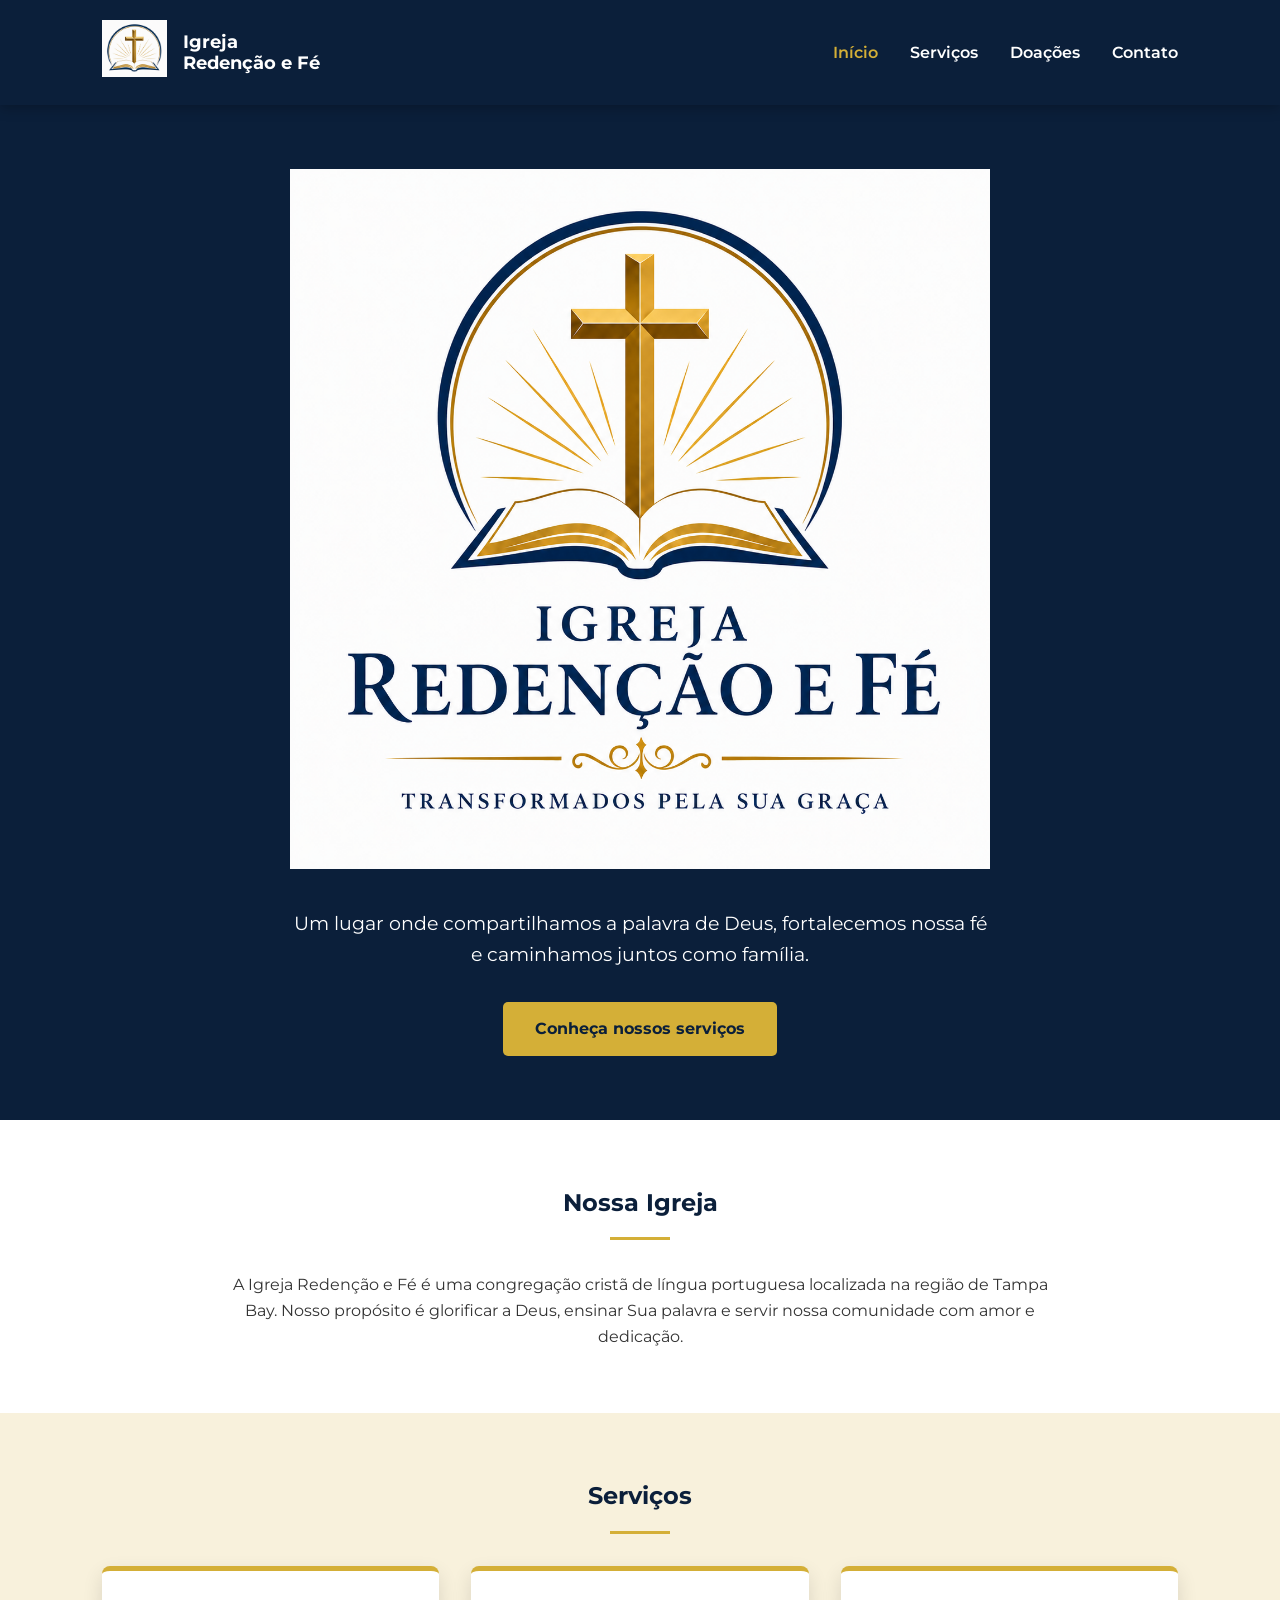
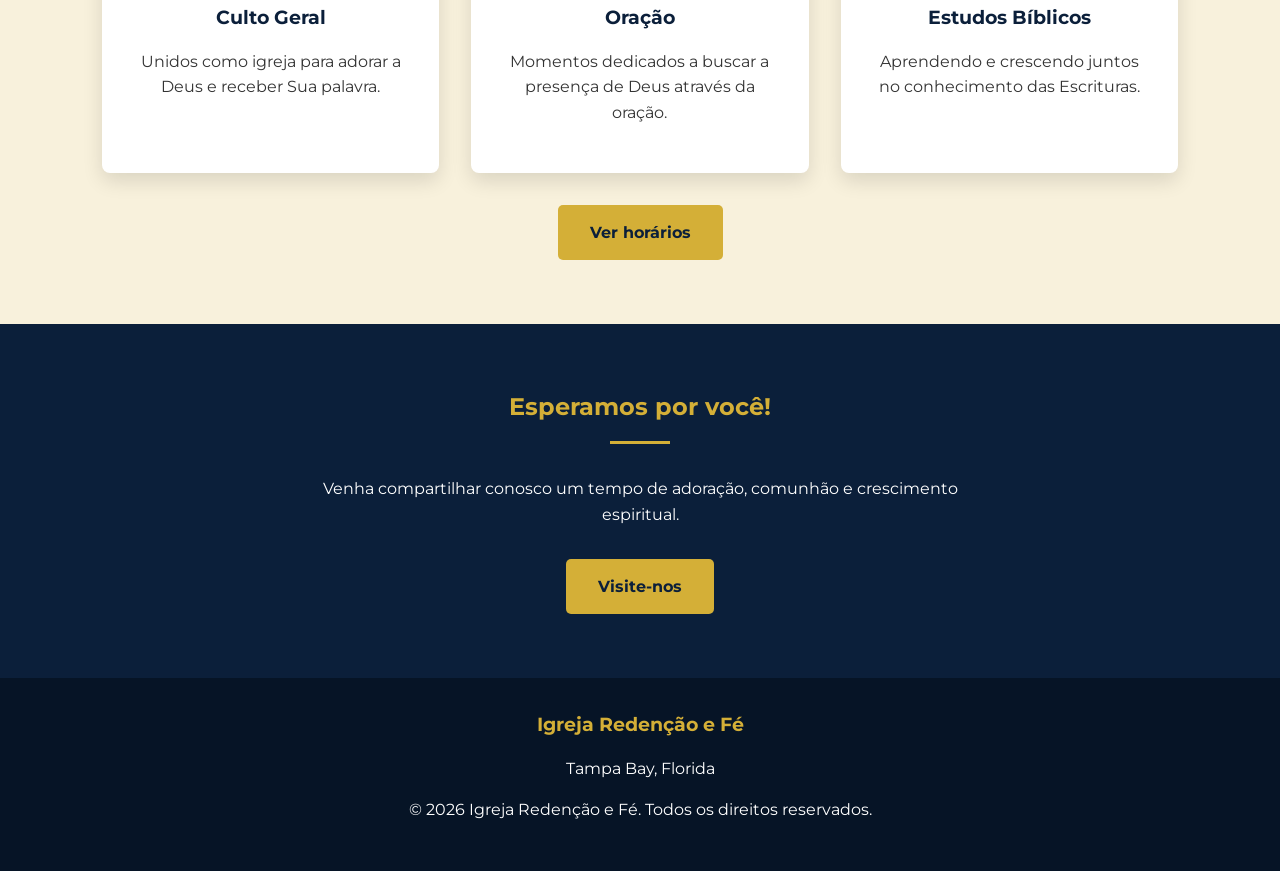
<file: frontend/index.html>
<!doctype html>
<html lang="pt-BR">
  <head>
    <meta charset="UTF-8" />
    <meta name="viewport" content="width=device-width, initial-scale=1.0" />

    <title>Igreja Redenção e Fé</title>

    <meta
      name="description"
      content="Igreja Redenção e Fé - Uma igreja de língua portuguesa em Tampa Bay dedicada a compartilhar o amor de Deus e Sua palavra."
    />

    <meta name="theme-color" content="#0b1f3a" />

    <link rel="icon" type="image/x-icon" href="images/favicon.ico" />

    <link rel="stylesheet" href="style.css" />

    <link rel="preconnect" href="https://fonts.googleapis.com" />
    <link rel="preconnect" href="https://fonts.gstatic.com" crossorigin />
    <link
      href="https://fonts.googleapis.com/css2?family=Montserrat:wght@400;500;600;700&display=swap"
      rel="stylesheet"
    />
  </head>

  <body>
    <header>
      <nav class="navbar">
        <div class="brand">
          <a href="index.html">
            <img
              src="images/ryf-logo.png"
              alt="Logo Igreja Redenção e Fé"
              loading="lazy"
            />
          </a>

          <a href="index.html" class="brand-name">
            Igreja<br />
            Redenção e Fé
          </a>
        </div>

        <button
          class="menu-toggle"
          id="menu-toggle"
          aria-label="Abrir menu"
          aria-expanded="false"
        >
          ☰
        </button>

        <ul class="nav-links" id="nav-links">
          <li>
            <a href="index.html" class="active">Início</a>
          </li>

          <li>
            <a href="services.html">Serviços</a>
          </li>

          <li>
            <a href="donations.html">Doações</a>
          </li>

          <li>
            <a href="contact.html">Contato</a>
          </li>
        </ul>
      </nav>
    </header>

    <main>
      <section class="hero">
        <div class="hero-content">
          <img
            src="images/ryf-presentation.png"
            alt="Igreja Redenção e Fé"
            class="hero-image"
            loading="eager"
          />

          <p>
            Um lugar onde compartilhamos a palavra de Deus, fortalecemos nossa
            fé e caminhamos juntos como família.
          </p>

          <a href="services.html" class="btn"> Conheça nossos serviços </a>
        </div>
      </section>

      <section class="about">
        <h2>Nossa Igreja</h2>

        <p>
          A Igreja Redenção e Fé é uma congregação cristã de língua portuguesa
          localizada na região de Tampa Bay. Nosso propósito é glorificar a
          Deus, ensinar Sua palavra e servir nossa comunidade com amor e
          dedicação.
        </p>
      </section>

      <section class="services-preview">
        <h2>Serviços</h2>

        <div class="service-cards">
          <div class="card">
            <h3>Culto Geral</h3>

            <p>Unidos como igreja para adorar a Deus e receber Sua palavra.</p>
          </div>

          <div class="card">
            <h3>Oração</h3>

            <p>
              Momentos dedicados a buscar a presença de Deus através da oração.
            </p>
          </div>

          <div class="card">
            <h3>Estudos Bíblicos</h3>

            <p>Aprendendo e crescendo juntos no conhecimento das Escrituras.</p>
          </div>
        </div>

        <a href="services.html" class="btn secondary-btn"> Ver horários </a>
      </section>

      <section class="cta">
        <h2>Esperamos por você!</h2>

        <p>
          Venha compartilhar conosco um tempo de adoração, comunhão e
          crescimento espiritual.
        </p>

        <a href="contact.html" class="btn"> Visite-nos </a>
      </section>
    </main>

    <footer>
      <div class="footer-content">
        <h3>Igreja Redenção e Fé</h3>

        <p>Tampa Bay, Florida</p>

        <p>© 2026 Igreja Redenção e Fé. Todos os direitos reservados.</p>
      </div>
    </footer>

    <script src="main.js"></script>
  </body>
</html>
</file>
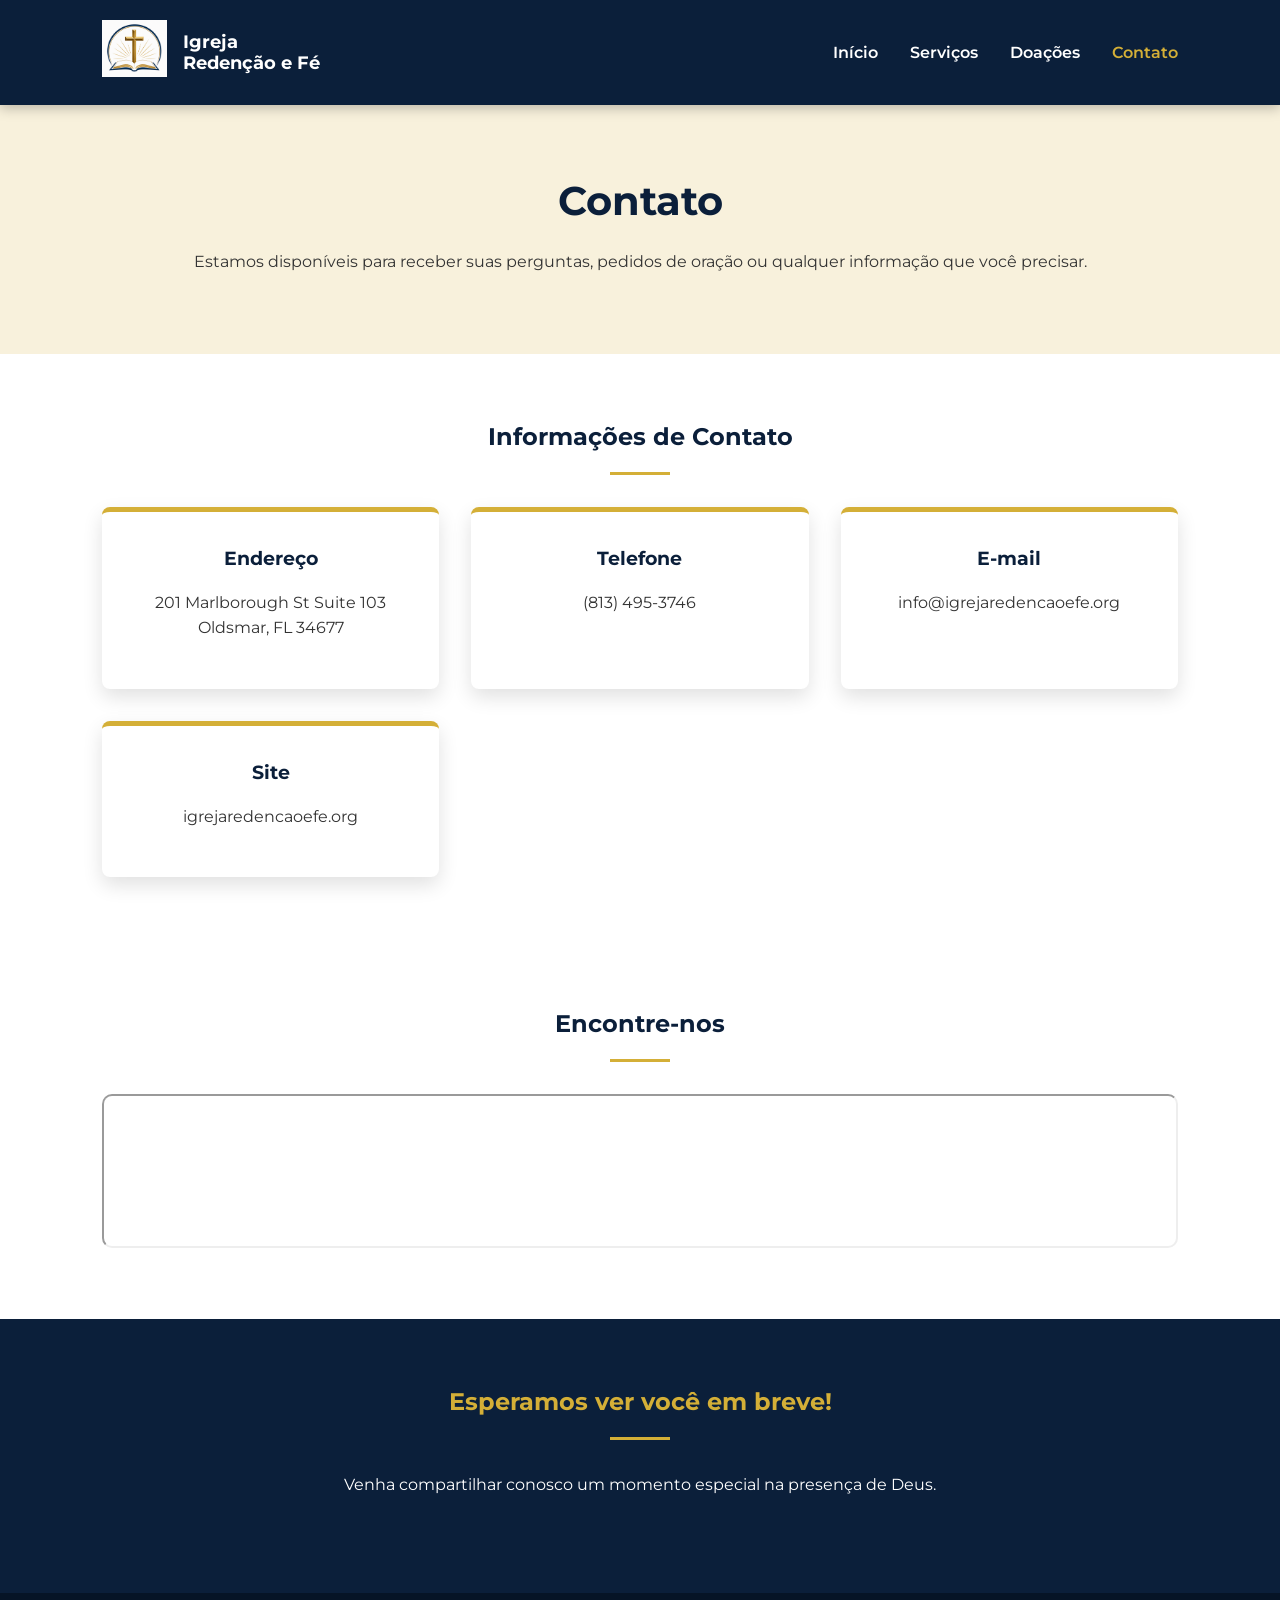
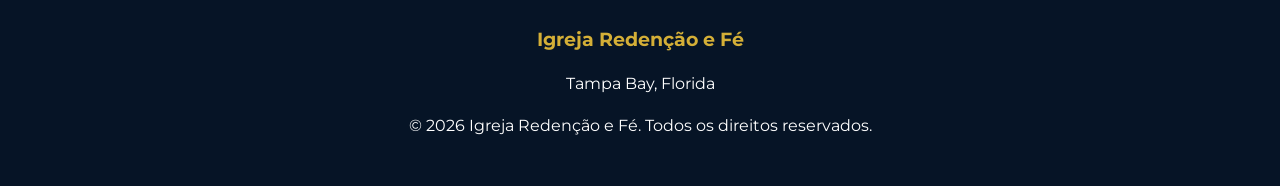
<file: frontend/contact.html>
<!doctype html>
<html lang="pt-BR">
  <head>
    <meta charset="UTF-8" />
    <meta name="viewport" content="width=device-width, initial-scale=1.0" />

    <title>Contato | Igreja Redenção e Fé</title>

    <meta
      name="description"
      content="Informações de contato da Igreja Redenção e Fé em Oldsmar, Florida. Endereço, telefone e e-mail."
    />

    <link rel="icon" href="images/favicon.ico" type="image/x-icon" />

    <link rel="stylesheet" href="style.css" />

    <link rel="preconnect" href="https://fonts.googleapis.com" />
    <link rel="preconnect" href="https://fonts.gstatic.com" crossorigin />

    <link
      href="https://fonts.googleapis.com/css2?family=Montserrat:wght@400;500;600;700&display=swap"
      rel="stylesheet"
    />
  </head>

  <body>
    <header>
      <nav class="navbar">
        <div class="brand">
          <a href="index.html">
            <img src="images/ryf-logo.png" alt="Logo Igreja Redenção e Fé" />
          </a>

          <a href="index.html" class="brand-name">
            Igreja<br />
            Redenção e Fé
          </a>
        </div>

        <button
          class="menu-toggle"
          id="menu-toggle"
          aria-label="Abrir menu"
          aria-expanded="false"
        >
          ☰
        </button>

        <ul class="nav-links" id="nav-links">
          <li>
            <a href="index.html">Início</a>
          </li>

          <li>
            <a href="services.html">Serviços</a>
          </li>

          <li>
            <a href="donations.html">Doações</a>
          </li>

          <li>
            <a href="contact.html" class="active">Contato</a>
          </li>
        </ul>
      </nav>
    </header>

    <main>
      <section class="page-header">
        <h1>Contato</h1>

        <p>
          Estamos disponíveis para receber suas perguntas, pedidos de oração ou
          qualquer informação que você precisar.
        </p>
      </section>

      <section class="contact-section">
        <h2>Informações de Contato</h2>

        <div class="contact-cards">
          <div class="card">
            <h3>Endereço</h3>

            <p>
              <a
                href="https://www.google.com/maps?q=201+Marlborough+St+Suite+103,+Oldsmar,+FL+34677"
                target="_blank"
                rel="noopener noreferrer"
              >
                201 Marlborough St Suite 103<br />
                Oldsmar, FL 34677
              </a>
            </p>
          </div>

          <div class="card">
            <h3>Telefone</h3>

            <p>
              <a href="tel:+18134953746"> (813) 495-3746 </a>
            </p>
          </div>

          <div class="card">
            <h3>E-mail</h3>

            <p>
              <a href="mailto:info@redencionyfe.org">
                info@igrejaredencaoefe.org
              </a>
            </p>
          </div>

          <div class="card">
            <h3>Site</h3>

            <p>
              <a
                href="https://igrejaredencaoefe.org"
                target="_blank"
                rel="noopener noreferrer"
              >
                igrejaredencaoefe.org
              </a>
            </p>
          </div>
        </div>
      </section>

      <section class="map-section">
        <h2>Encontre-nos</h2>

        <div class="map-container">
          <iframe
            src="https://www.google.com/maps?q=201%20Marlborough%20St%20Suite%20103,%20Oldsmar,%20FL%2034677&output=embed"
            loading="lazy"
            allowfullscreen=""
            title="Localização da Igreja Redenção e Fé"
          >
          </iframe>
        </div>
      </section>

      <section class="cta">
        <h2>Esperamos ver você em breve!</h2>

        <p>
          Venha compartilhar conosco um momento especial na presença de Deus.
        </p>
      </section>
    </main>

    <footer>
      <div class="footer-content">
        <h3>Igreja Redenção e Fé</h3>

        <p>Tampa Bay, Florida</p>

        <p>© 2026 Igreja Redenção e Fé. Todos os direitos reservados.</p>
      </div>
    </footer>

    <script src="main.js"></script>
  </body>
</html>
</file>
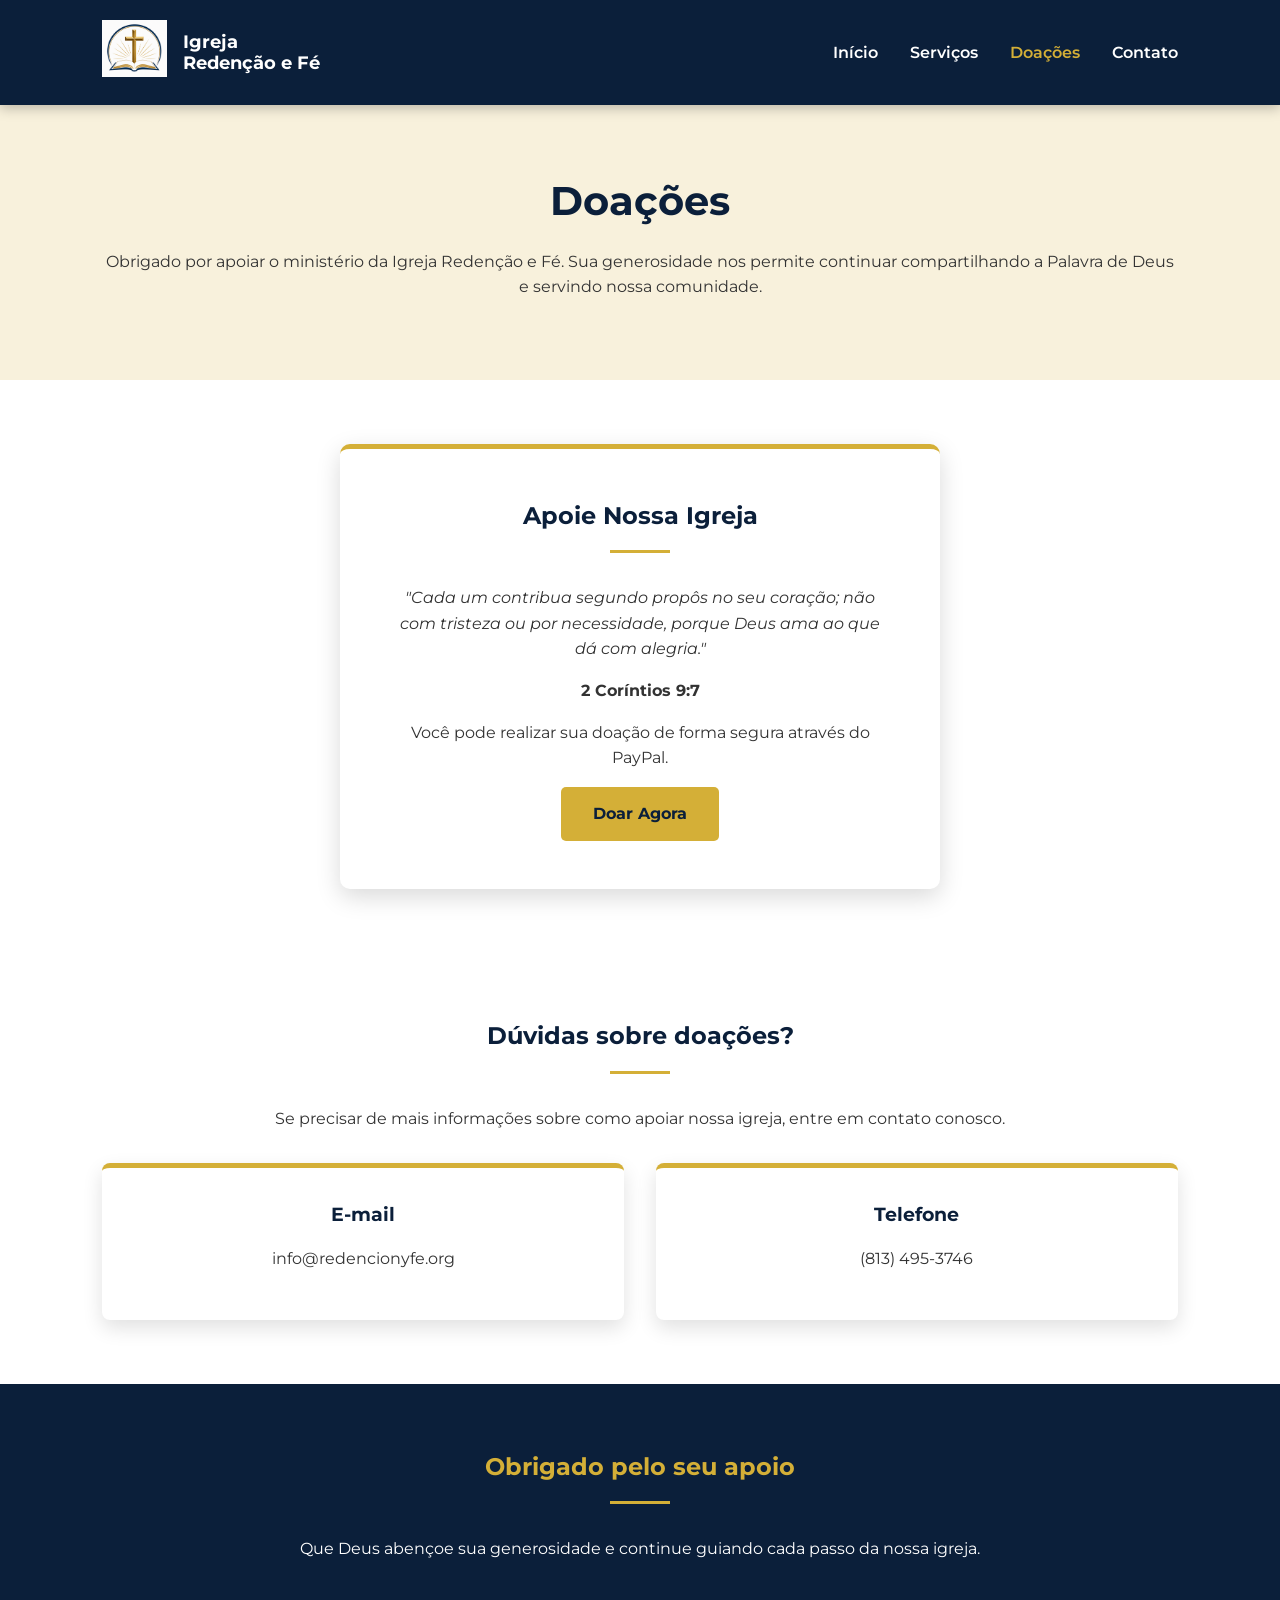
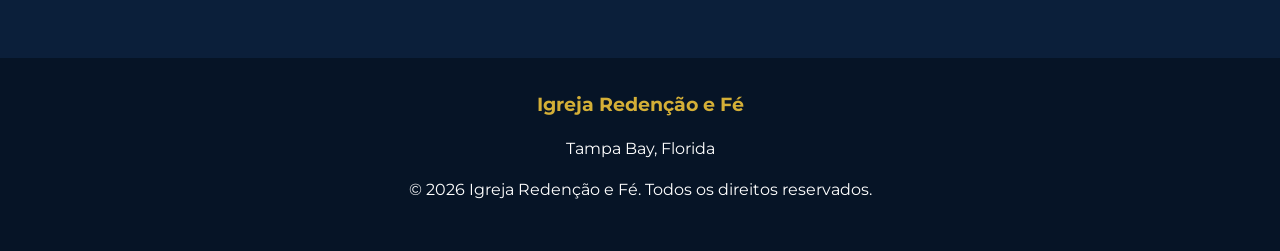
<file: frontend/donations.html>
<!doctype html>
<html lang="pt-BR">
  <head>
    <meta charset="UTF-8" />
    <meta name="viewport" content="width=device-width, initial-scale=1.0" />

    <title>Doações | Igreja Redenção e Fé</title>

    <meta
      name="description"
      content="Apoie a Igreja Redenção e Fé através das suas doações e contribua para o crescimento da obra de Deus."
    />

    <link rel="icon" href="images/favicon.ico" type="image/x-icon" />

    <link rel="stylesheet" href="style.css" />

    <link rel="preconnect" href="https://fonts.googleapis.com" />
    <link rel="preconnect" href="https://fonts.gstatic.com" crossorigin />

    <link
      href="https://fonts.googleapis.com/css2?family=Montserrat:wght@400;500;600;700&display=swap"
      rel="stylesheet"
    />
  </head>

  <body>
    <header>
      <nav class="navbar">
        <div class="brand">
          <a href="index.html">
            <img src="images/ryf-logo.png" alt="Logo Igreja Redenção e Fé" />
          </a>

          <a href="index.html" class="brand-name">
            Igreja<br />
            Redenção e Fé
          </a>
        </div>

        <button
          class="menu-toggle"
          id="menu-toggle"
          aria-label="Abrir menu"
          aria-expanded="false"
        >
          ☰
        </button>

        <ul class="nav-links" id="nav-links">
          <li>
            <a href="index.html">Início</a>
          </li>

          <li>
            <a href="services.html">Serviços</a>
          </li>

          <li>
            <a href="donations.html" class="active">Doações</a>
          </li>

          <li>
            <a href="contact.html">Contato</a>
          </li>
        </ul>
      </nav>
    </header>

    <main>
      <section class="page-header">
        <h1>Doações</h1>

        <p>
          Obrigado por apoiar o ministério da Igreja Redenção e Fé. Sua
          generosidade nos permite continuar compartilhando a Palavra de Deus e
          servindo nossa comunidade.
        </p>
      </section>

      <section class="donation-section">
        <div class="donation-card">
          <h2>Apoie Nossa Igreja</h2>

          <p class="verse">
            "Cada um contribua segundo propôs no seu coração; não com tristeza
            ou por necessidade, porque Deus ama ao que dá com alegria."
          </p>

          <p>
            <strong>2 Coríntios 9:7</strong>
          </p>

          <p>
            Você pode realizar sua doação de forma segura através do PayPal.
          </p>

          <a
            href="https://paypal.me/IgrejaRedencaoEFe"
            class="btn"
            target="_blank"
            rel="noopener noreferrer"
            aria-label="Doar para Igreja Redenção e Fé através do PayPal"
          >
            Doar Agora
          </a>
        </div>
      </section>

      <section class="contact-section">
        <h2>Dúvidas sobre doações?</h2>

        <p>
          Se precisar de mais informações sobre como apoiar nossa igreja, entre
          em contato conosco.
        </p>

        <div class="contact-cards">
          <div class="card">
            <h3>E-mail</h3>

            <p>
              <a href="mailto:info@redencionyfe.org"> info@redencionyfe.org </a>
            </p>
          </div>

          <div class="card">
            <h3>Telefone</h3>

            <p>
              <a href="tel:+18134953746"> (813) 495-3746 </a>
            </p>
          </div>
        </div>
      </section>

      <section class="cta">
        <h2>Obrigado pelo seu apoio</h2>

        <p>
          Que Deus abençoe sua generosidade e continue guiando cada passo da
          nossa igreja.
        </p>
      </section>
    </main>

    <footer>
      <div class="footer-content">
        <h3>Igreja Redenção e Fé</h3>

        <p>Tampa Bay, Florida</p>

        <p>© 2026 Igreja Redenção e Fé. Todos os direitos reservados.</p>
      </div>
    </footer>

    <script src="main.js"></script>
  </body>
</html>
</file>
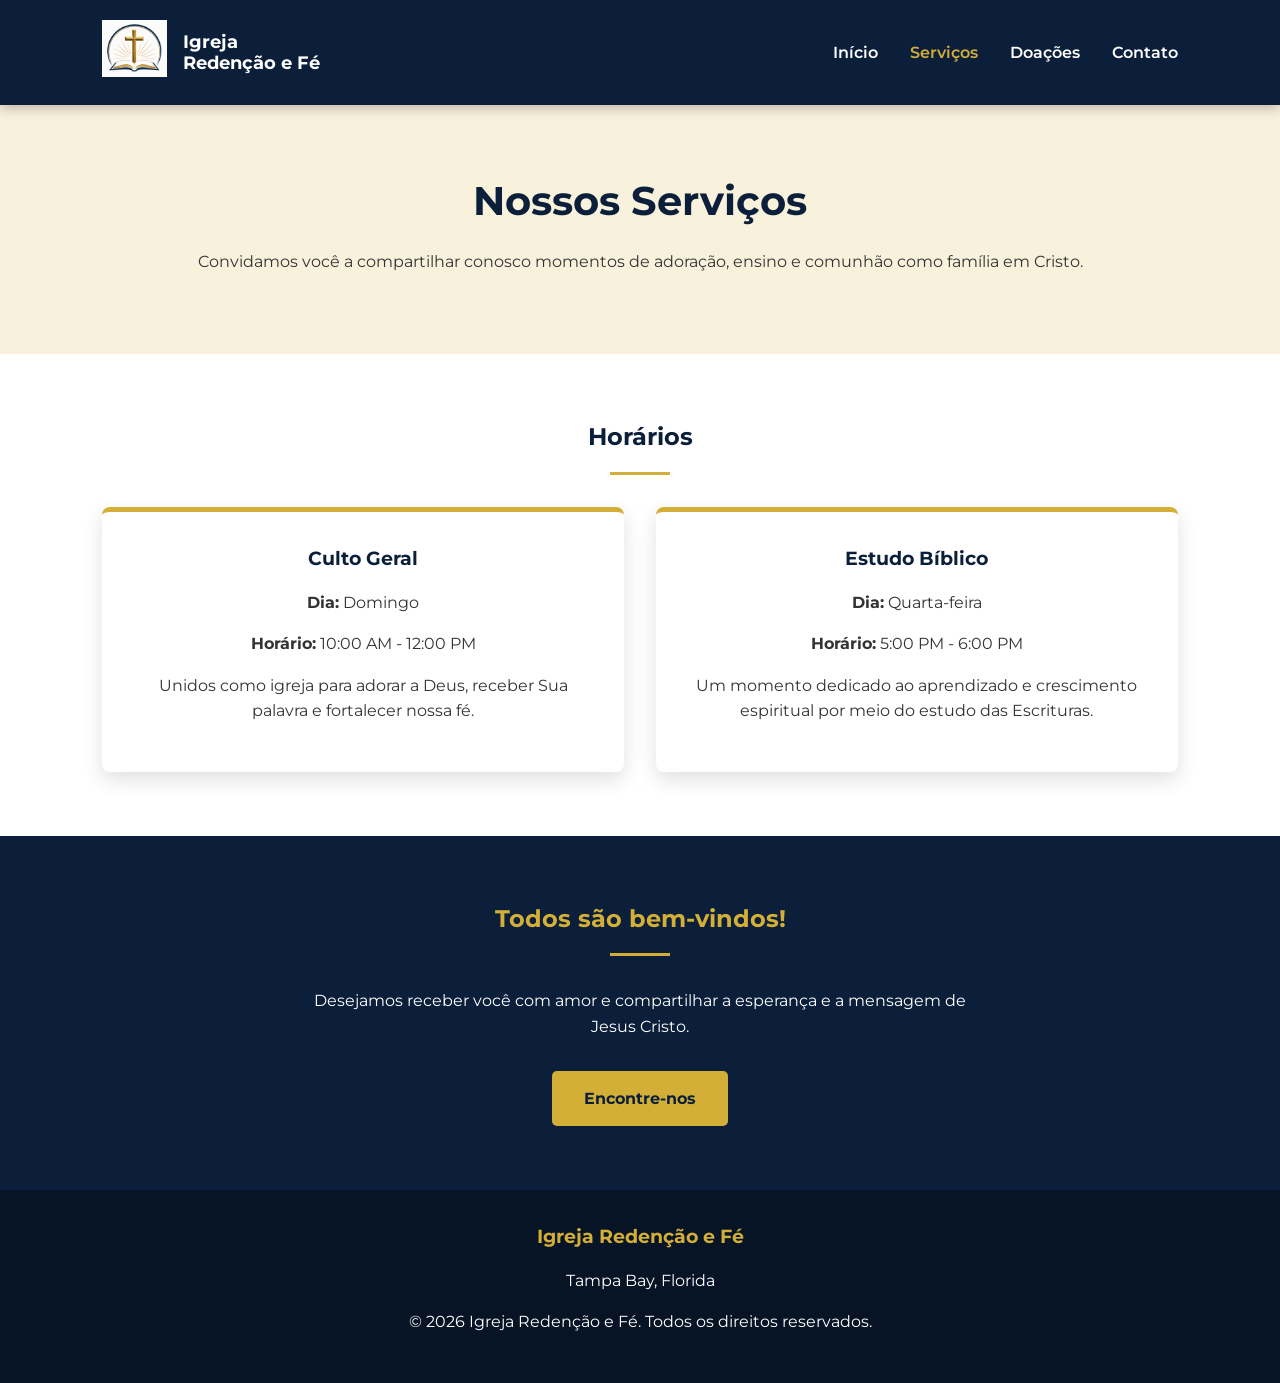
<file: frontend/services.html>
<!doctype html>
<html lang="pt-BR">
  <head>
    <meta charset="UTF-8" />
    <meta name="viewport" content="width=device-width, initial-scale=1.0" />

    <title>Serviços | Igreja Redenção e Fé</title>

    <meta
      name="description"
      content="Horários dos serviços da Igreja Redenção e Fé. Culto geral aos domingos e estudo bíblico durante a semana."
    />

    <link rel="icon" href="images/favicon.ico" type="image/x-icon" />

    <link rel="stylesheet" href="style.css" />

    <link rel="preconnect" href="https://fonts.googleapis.com" />
    <link rel="preconnect" href="https://fonts.gstatic.com" crossorigin />
    <link
      href="https://fonts.googleapis.com/css2?family=Montserrat:wght@400;500;600;700&display=swap"
      rel="stylesheet"
    />
  </head>

  <body>
    <header>
      <nav class="navbar">
        <div class="brand">
          <a href="index.html">
            <img src="images/ryf-logo.png" alt="Logo Igreja Redenção e Fé" />
          </a>

          <a href="index.html" class="brand-name">
            Igreja<br />
            Redenção e Fé
          </a>
        </div>

        <button
          class="menu-toggle"
          id="menu-toggle"
          aria-label="Abrir menu"
          aria-expanded="false"
        >
          ☰
        </button>

        <ul class="nav-links" id="nav-links">
          <li>
            <a href="index.html">Início</a>
          </li>

          <li>
            <a href="services.html" class="active">Serviços</a>
          </li>

          <li>
            <a href="donations.html">Doações</a>
          </li>

          <li>
            <a href="contact.html">Contato</a>
          </li>
        </ul>
      </nav>
    </header>

    <main>
      <section class="page-header">
        <h1>Nossos Serviços</h1>

        <p>
          Convidamos você a compartilhar conosco momentos de adoração, ensino e
          comunhão como família em Cristo.
        </p>
      </section>

      <section class="schedule">
        <h2>Horários</h2>

        <div class="service-cards">
          <div class="card">
            <h3>Culto Geral</h3>

            <p>
              <strong>Dia:</strong>
              Domingo
            </p>

            <p>
              <strong>Horário:</strong>
              10:00 AM - 12:00 PM
            </p>

            <p>
              Unidos como igreja para adorar a Deus, receber Sua palavra e
              fortalecer nossa fé.
            </p>
          </div>

          <div class="card">
            <h3>Estudo Bíblico</h3>

            <p>
              <strong>Dia:</strong>
              Quarta-feira
            </p>

            <p>
              <strong>Horário:</strong>
              5:00 PM - 6:00 PM
            </p>

            <p>
              Um momento dedicado ao aprendizado e crescimento espiritual por
              meio do estudo das Escrituras.
            </p>
          </div>
        </div>
      </section>

      <section class="cta">
        <h2>Todos são bem-vindos!</h2>

        <p>
          Desejamos receber você com amor e compartilhar a esperança e a
          mensagem de Jesus Cristo.
        </p>

        <a href="contact.html" class="btn"> Encontre-nos </a>
      </section>
    </main>

    <footer>
      <div class="footer-content">
        <h3>Igreja Redenção e Fé</h3>

        <p>Tampa Bay, Florida</p>

        <p>© 2026 Igreja Redenção e Fé. Todos os direitos reservados.</p>
      </div>
    </footer>

    <script src="main.js"></script>
  </body>
</html>
</file>
<file: frontend/style.css>
/* =========================
   Global Variables
========================= */

:root {
  --white: #ffffff;
  --gold: #d4af37;
  --light-gold: #f8f1dc;
  --navy: #0b1f3a;
  --dark-navy: #061426;
  --light-gray: #f5f5f5;
  --dark-gray: #333333;

  --transition: 0.3s ease;
}

/* =========================
   Reset
========================= */

* {
  margin: 0;
  padding: 0;
  box-sizing: border-box;
}

html {
  scroll-behavior: smooth;
}

body {
  font-family: "Montserrat", sans-serif;
  background-color: var(--white);
  color: var(--dark-gray);
  line-height: 1.6;
}

/* =========================
   General Elements
========================= */

a {
  text-decoration: none;
  color: inherit;
}

h1,
h2,
h3 {
  color: var(--navy);
}

h2 {
  text-align: center;
  margin-bottom: 2rem;
}

h2::after {
  content: "";

  display: block;

  width: 60px;

  height: 3px;

  background-color: var(--gold);

  margin: 15px auto 0;
}

p {
  margin-bottom: 1rem;
}

section {
  padding: 4rem 8%;
}

/* =========================
   Navbar
========================= */

header {
  position: sticky;
  top: 0;
  z-index: 1000;
}

.navbar {
  display: flex;

  justify-content: space-between;

  align-items: center;

  background-color: var(--navy);

  padding: 1rem 8%;

  box-shadow: 0 3px 12px rgba(0, 0, 0, 0.25);
}

/* Logo + Church Name */

.brand {
  display: flex;

  align-items: center;

  gap: 1rem;
}

.brand img {
  width: 65px;

  height: 65px;

  object-fit: contain;
}

.brand-name {
  font-weight: 700;

  color: var(--white);

  font-size: 1.1rem;

  line-height: 1.2;
}

/* Navigation */

.nav-links {
  display: flex;

  list-style: none;

  gap: 2rem;
}

.nav-links a {
  color: var(--white);

  font-weight: 600;

  transition: var(--transition);
}

.nav-links a:hover,
.nav-links .active {
  color: var(--gold);
}

/* Mobile Button */

.menu-toggle {
  display: none;

  background: none;

  border: none;

  font-size: 2rem;

  color: var(--white);

  cursor: pointer;
}

/* =========================
   Hero
========================= */

.hero {
  min-height: 80vh;

  display: flex;

  justify-content: center;

  align-items: center;

  text-align: center;

  background-color: var(--navy);
}

.hero-content {
  max-width: 900px;
}

.hero-image {
  width: min(90%, 700px);

  margin-bottom: 2rem;
}

.hero p {
  color: var(--white);

  font-size: 1.2rem;

  max-width: 700px;

  margin: 0 auto 2rem;
}

/* =========================
   Buttons
========================= */

.btn {
  display: inline-block;

  background-color: var(--gold);

  color: var(--navy);

  padding: 0.9rem 2rem;

  border-radius: 5px;

  font-weight: 700;

  transition: var(--transition);
}

.btn:hover {
  background-color: var(--white);

  color: var(--navy);

  outline: 2px solid var(--gold);
}

.secondary-btn {
  margin-top: 2rem;
}

/* =========================
   Page Headers
========================= */

.page-header {
  text-align: center;

  background-color: var(--light-gold);
}

.page-header h1 {
  color: var(--navy);

  font-size: 2.5rem;

  margin-bottom: 1rem;
}

/* =========================
   About Section
========================= */

.about {
  text-align: center;
}

.about p {
  max-width: 850px;

  margin: auto;
}

/* =========================
   Cards
========================= */

.service-cards,
.contact-cards {
  display: grid;

  grid-template-columns: repeat(auto-fit, minmax(250px, 1fr));

  gap: 2rem;

  margin-top: 2rem;
}

.card {
  background-color: var(--white);

  border-top: 5px solid var(--gold);

  padding: 2rem;

  text-align: center;

  box-shadow: 0 8px 20px rgba(0, 0, 0, 0.12);

  border-radius: 8px;

  transition: var(--transition);
}

.card:hover {
  transform: translateY(-8px);

  border-top-color: var(--navy);
}

.card h3 {
  color: var(--navy);

  margin-bottom: 1rem;
}

/* =========================
   Services Preview
========================= */

.services-preview {
  text-align: center;

  background-color: var(--light-gold);
}

/* =========================
   Donations
========================= */

.donation-section {
  display: flex;

  justify-content: center;

  text-align: center;
}

.donation-card {
  max-width: 600px;

  padding: 3rem;

  border-radius: 10px;

  box-shadow: 0 8px 25px rgba(0, 0, 0, 0.15);

  border-top: 5px solid var(--gold);
}

.verse {
  font-style: italic;
}

/* =========================
   Contact
========================= */

.contact-section {
  text-align: center;
}

.map-section iframe {
  width: 100%;

  border-radius: 10px;
}

/* =========================
   CTA
========================= */

.cta {
  text-align: center;

  background-color: var(--navy);
}

.cta h2 {
  color: var(--gold);
}

.cta p {
  color: var(--white);

  max-width: 700px;

  margin: 1rem auto 2rem;
}

/* =========================
   Footer
========================= */

footer {
  background-color: var(--dark-navy);

  color: var(--white);

  text-align: center;

  padding: 2rem 8%;
}

.footer-content h3 {
  color: var(--gold);

  margin-bottom: 1rem;
}

/* =========================
   Responsive Design
========================= */

@media (max-width: 768px) {
  .navbar {
    padding: 0.8rem 5%;
  }

  .brand {
    gap: 0.6rem;
  }

  .brand-name {
    font-size: 0.85rem;
  }

  .brand img {
    width: 48px;

    height: 48px;
  }

  .menu-toggle {
    display: block;
  }

  .nav-links {
    display: none;

    position: absolute;

    top: 100%;

    left: 0;

    width: 100%;

    flex-direction: column;

    align-items: center;

    gap: 1.5rem;

    background-color: var(--navy);

    padding: 2rem 0;

    box-shadow: 0 8px 15px rgba(0, 0, 0, 0.2);
  }

  .nav-links.active {
    display: flex;
  }

  .nav-links a {
    font-size: 1.1rem;
  }

  section {
    padding: 3rem 5%;
  }

  h2 {
    font-size: 1.6rem;
  }

  .hero {
    min-height: 75vh;

    padding: 3rem 5%;
  }

  .hero-content {
    width: 100%;
  }

  .hero-image {
    width: 100%;

    max-width: 450px;

    margin-bottom: 1.5rem;
  }

  .hero p {
    font-size: 1rem;
  }

  .btn {
    width: 100%;

    max-width: 320px;

    text-align: center;

    padding: 0.9rem 1rem;
  }

  .page-header h1 {
    font-size: 2rem;
  }

  .page-header p {
    font-size: 0.95rem;
  }

  .service-cards,
  .contact-cards {
    grid-template-columns: 1fr;

    gap: 1.5rem;
  }

  .card {
    padding: 1.5rem;
  }

  .donation-card {
    padding: 2rem 1.5rem;

    width: 100%;
  }

  .map-section iframe {
    height: 300px;
  }

  .cta {
    padding: 3rem 5%;
  }

  footer {
    padding: 2rem 5%;

    font-size: 0.9rem;
  }
}

@media (max-width: 380px) {
  .brand-name {
    font-size: 0.75rem;
  }

  .brand img {
    width: 42px;

    height: 42px;
  }

  .hero-image {
    max-width: 320px;
  }

  .hero p {
    font-size: 0.95rem;
  }

  .page-header h1 {
    font-size: 1.7rem;
  }
}
</file>
